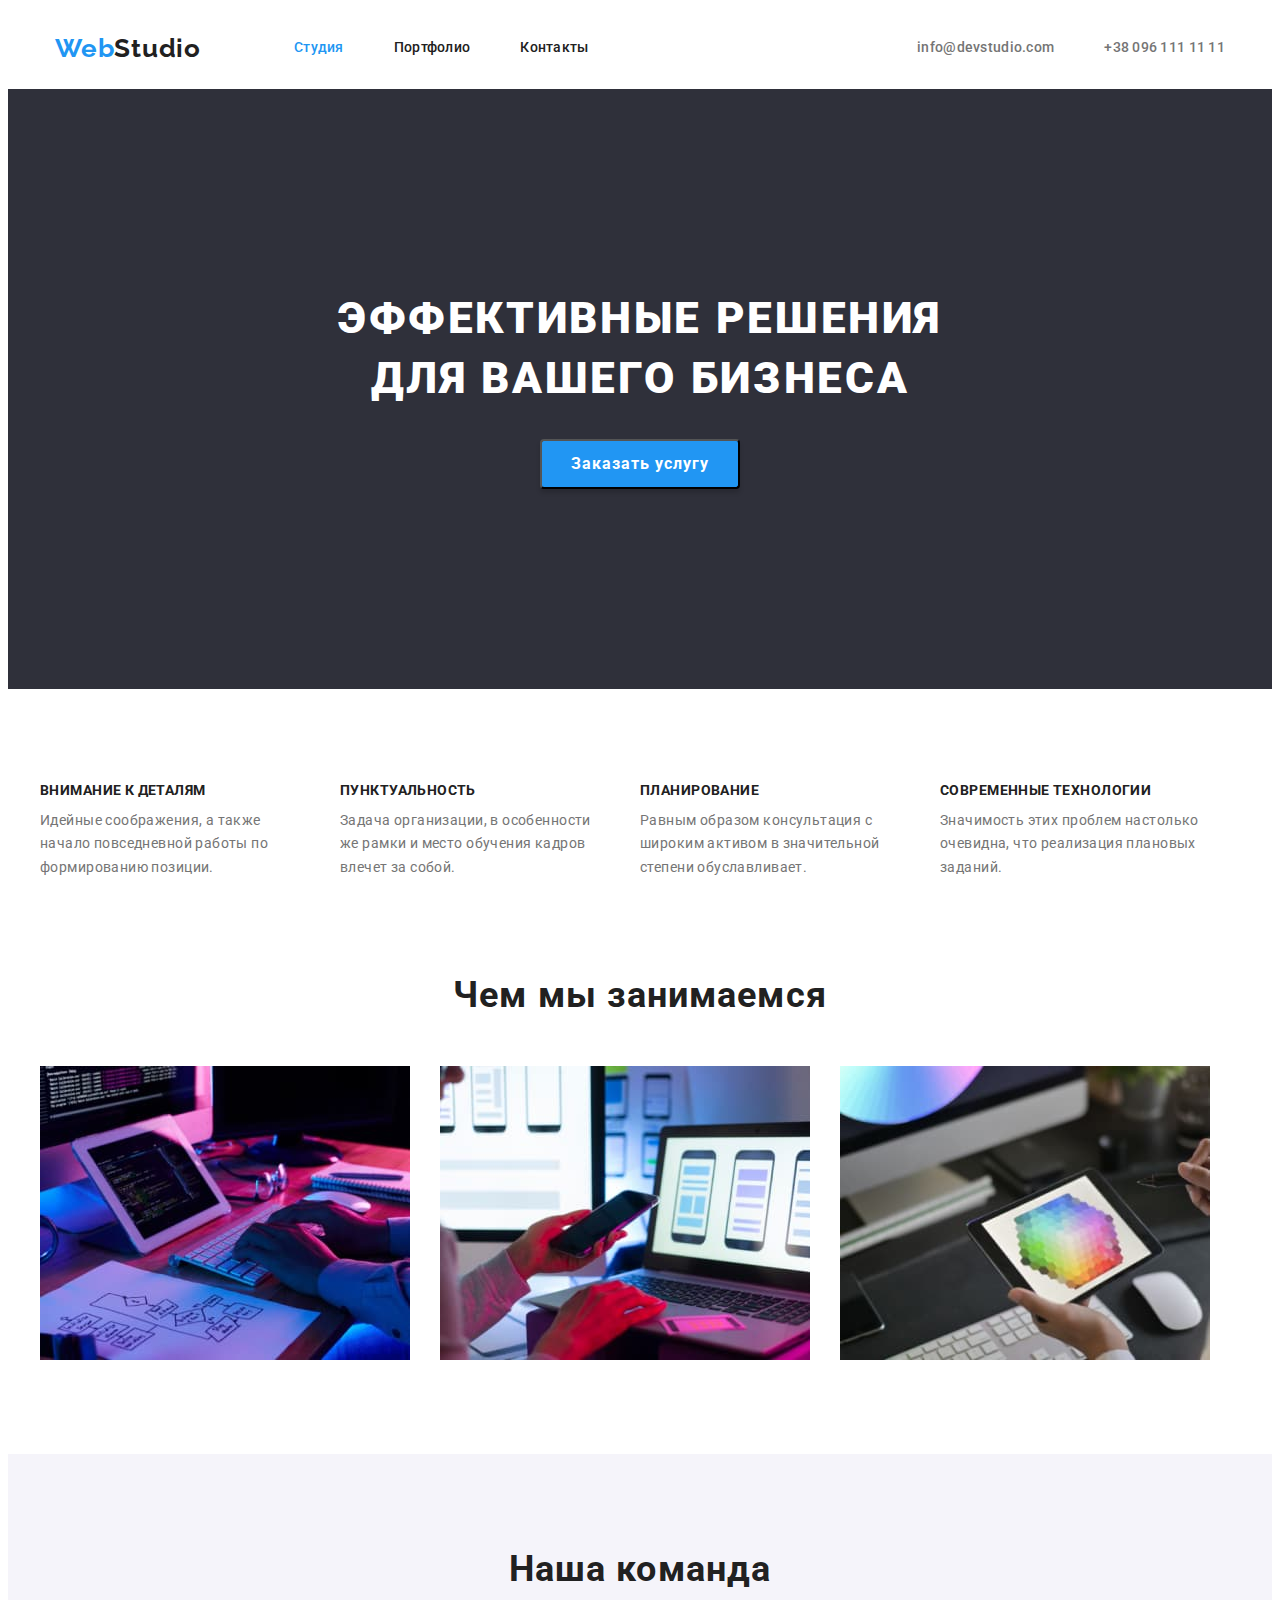
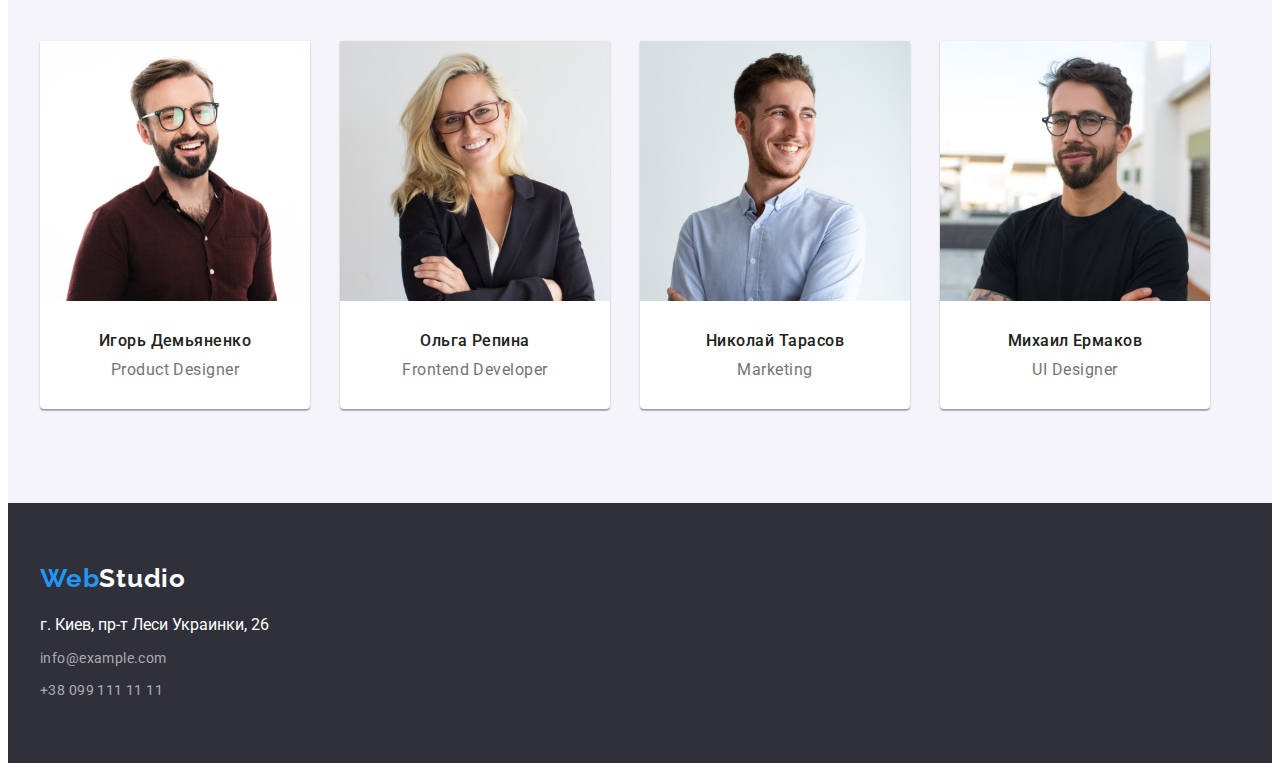
<file: index.html>
<!DOCTYPE html>
<html lang="ru">
<head>
    <meta charset="UTF-8">
    <meta http-equiv="X-UA-Compatible" content="IE=edge">
    <meta name="viewport" content="width=device-width, initial-scale=1.0">
    <link rel="preconnect" href="https://fonts.googleapis.com">
    <link rel="preconnect" href="https://fonts.gstatic.com" crossorigin>
    <link href="https://fonts.googleapis.com/css2?family=Raleway:wght@700&family=Roboto:wght@400;500;700;900&display=swap"
        rel="stylesheet">
    <title>Студия</title>
    <link rel="stylesheet" href="https://cdnjs.cloudflare.com/ajax/libs/modern-normalize/1.1.0/modern-normalize.min.css"
        integrity="sha512-wpPYUAdjBVSE4KJnH1VR1HeZfpl1ub8YT/NKx4PuQ5NmX2tKuGu6U/JRp5y+Y8XG2tV+wKQpNHVUX03MfMFn9Q=="
        crossorigin="anonymous" referrerpolicy="no-referrer" />
    <link rel="stylesheet" href="./css/styles.css" />
</head>
<body>
    <!-- ---Шапка сайта----- -->
    <header class="site">
        <div class="conteiner">
        <nav class="nav-studio"> 
        <a href="" class="logo link"><span class="logo-web">Web</span><span class="logo-studio">Studio</span></a>
        <ul class="site-nav list"> 
            <li class="site-item"><a href="" class="link current">Студия</a></li>
            <li class="site-item"><a href="./portfolio.html" class="link">Портфолио</a></li>
            <li class="site-item"><a href="" class="link">Контакты</a></li>
        </ul>
        </nav>
        <ul class="contacts-nav list">
            <li class="contacts-item"><a href="emailto:info@devstudio.com" class="site-mail link">info@devstudio.com</a></li>
            <li class="contacts-item"><a href="tel:+380961111111" class="site-tel link">+38 096 111 11 11</a></li>
        </ul>
        </div>
        </header>
        <!-- main -->
    <main class="main">
        <section class="main-section">
            <div class="conteiner">
            <h1 class="main-title-text">Эффективные решения для вашего бизнеса</h1>
        <button type="button" class="mane-btn">Заказать услугу</button>
    </div>
    </section>
        <!-- peculiar -->
        <section class="peculiar section">
            <div class="conteiner">
            <ul class="peculiar-list list">
                <li class="peculiar-item link">
                    <h3 class="peculiar-title">внимание к деталям</h3>
                    <p class="peculiar-text">Идейные соображения, а также начало повседневной работы по формированию позиции.</p>
                </li>
                <li class="peculiar-item">
                    <h3 class="peculiar-title">пунктуальность</h3>
                <p class="peculiar-text">Задача организации, в особенности же рамки и место обучения кадров влечет за собой.</p>
            </li>
                <li class="peculiar-item">
                    <h3 class="peculiar-title">планирование</h3>
                <p class="peculiar-text">Равным образом консультация с широким активом в значительной степени обуславливает.</p>
            </li>
                <li class="peculiar-item">
                    <h3 class="peculiar-title">современные технологии</h3>
                <p class="peculiar-text">Значимость этих проблем настолько очевидна, что реализация плановых заданий.</p>
            </li>
            </ul>
            </div>
        </section>
        <!-- activity -->
        <section class="activity">
            <div class="conteiner">
            <h2 class="activity-title">Чем мы занимаемся</h2>
            <ul class="activity-list list">
                <li class="activity-item"><img src="./images/we-doing-1.jpg" alt="фото 1" width="370" class="activity-image"></li>
                <li class="activity-item"><img src="./images/we-doing-2.jpg" alt="фото 2" width="370" class="activity-image"></li>
                <li class="activity-item"><img src="./images/we-doing-3.jpg" alt="фото 3" width="370" class="activity-image"></li>
            </ul>
            </div>
        </section>
        <!-- team -->
        <section class="team section">
            <div class="conteiner">
            <h2 class="team-title">Наша команда</h2>
            <ul class="team-list list">
                <li class="team-item"><img src="./images/comand1.jpg" alt="фото 1" width="270" class="team-image">
                     <div class="team-group">
                         <h3 class="team-second-title">Игорь Демьяненко</h3>
                <p lang="en" class="team-text">Product Designer</p>
            </div>
            </li>
               
                <li class="team-item"><img src="./images/comand2.jpg" alt="фото 2" width="270" class="team-image">
                       <div class="team-group">
                           <h3 class="team-second-title">Ольга Репина</h3>
                <p lang="en" class="team-text">Frontend Developer</p>
            </div>
            </li>
             
                <li class="team-item"><img src="./images/comand3.jpg" alt="фото 3" width="270" class="team-image">
                    <div class="team-group">
                        <h3 class="team-second-title">Николай Тарасов</h3>
                <p lang="en" class="team-text">Marketing</p>
            </div>
            </li>
                
                <li class="team-item"><img src="./images/comand4.jpg" alt="фото 4" width="270" class="team-image">
                    <div class="team-group">
                        <h3 class="team-second-title">Михаил Ермаков</h3>
                <p lang="en" class="team-text">UI Designer</p>
            </div>
            </li>
                
            </ul>
            </div>
        </section>
    </main>
    <!-- footer -->
    <footer class="contacts">
        <div class="conteiner">
        <a href="" class="contacts-link link"><span class="contacts-web">Web</span><span class="contacts-studio">Studio</span></a>
        <address class="contacts-adress">
            <ul class="contacts-list list">
                <li class="contact-item"><a href="https://goo.gl/maps/Rb4ZCrecxtzZJU7x7" target="_blank"
                        rel="noopener noreferrer nofollow" class="contacts-link-adress"></a>г. Киев, пр-т Леси Украинки, 26
                </li>
                <li class="contact-item"><a href="mailto:info@example.com" class="contacts-link-mail link">info@example.com</a></li>
                <li class="contact-item"><a href="tel:+380991111111" class="contacts-link-tel link">+38 099 111 11 11</a></li>
            </ul>
        </address>
        </div>
    </footer>
</body>
</html>
</file>
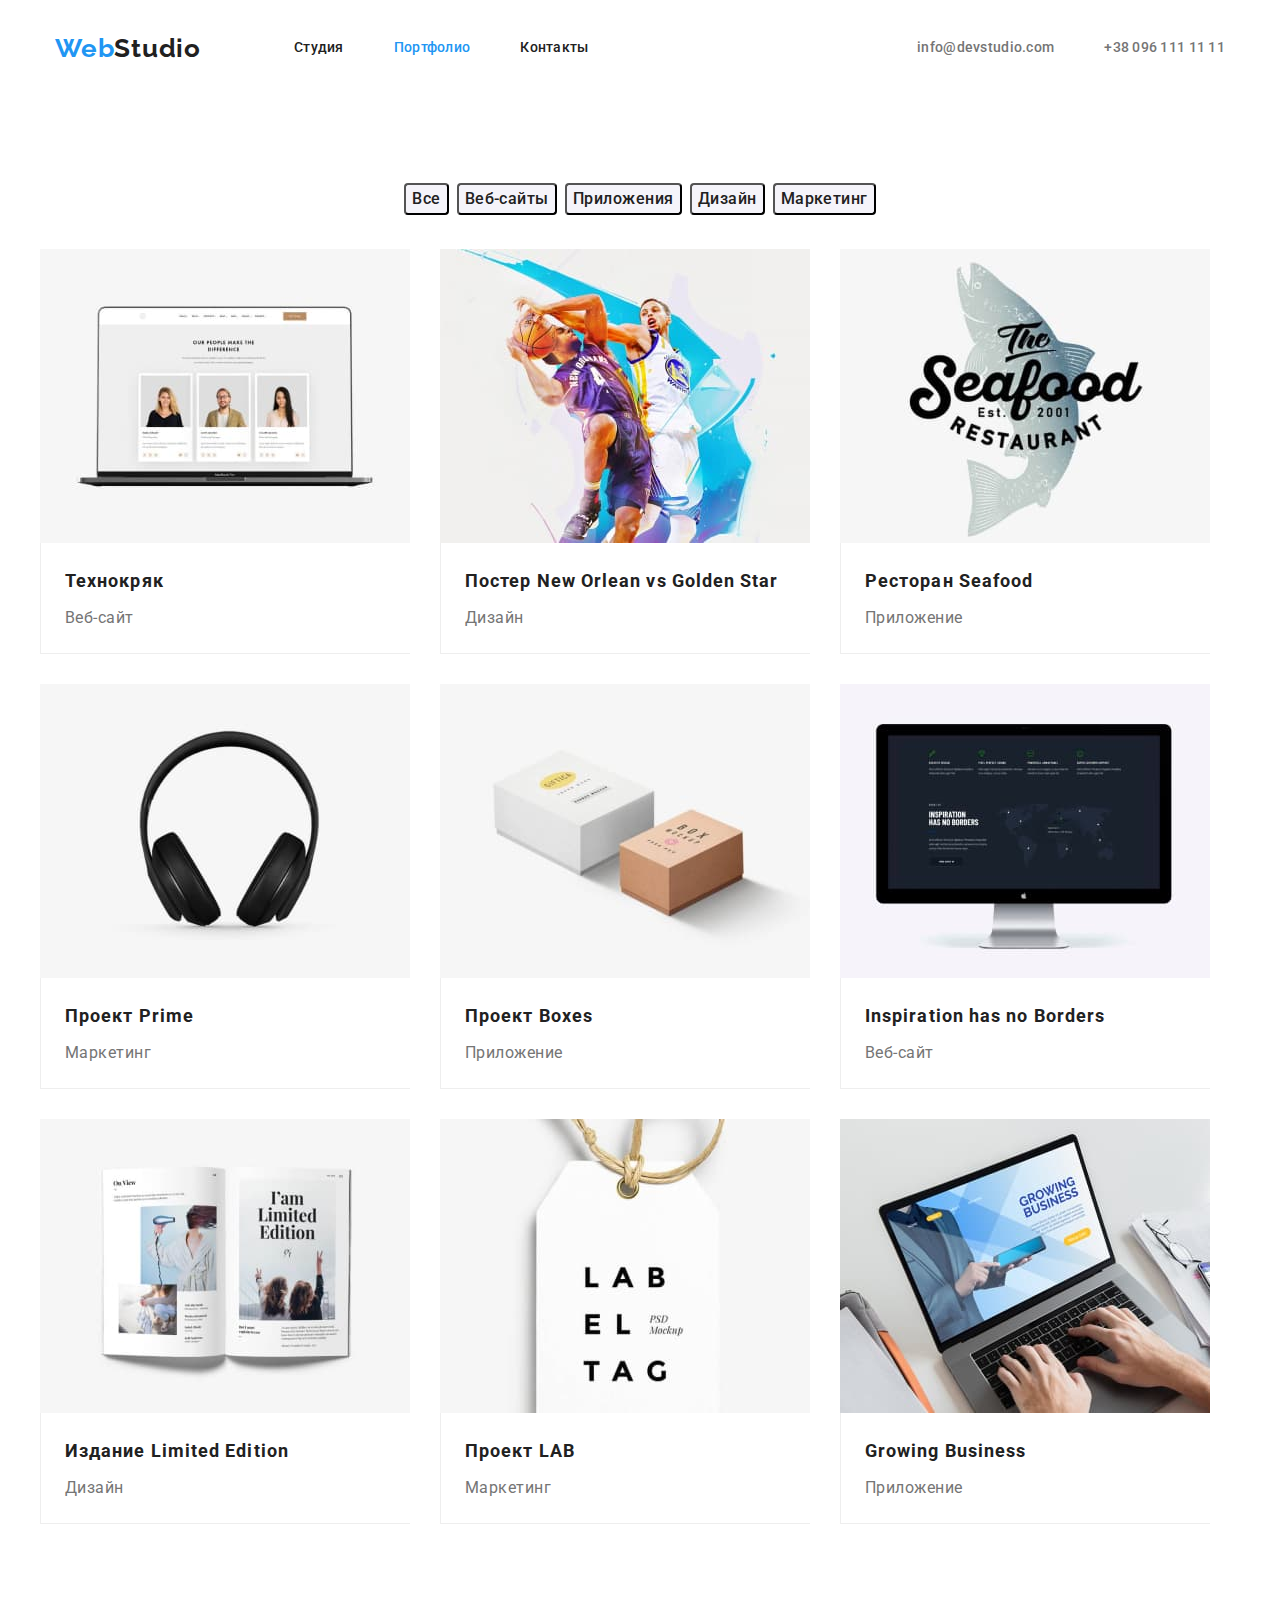
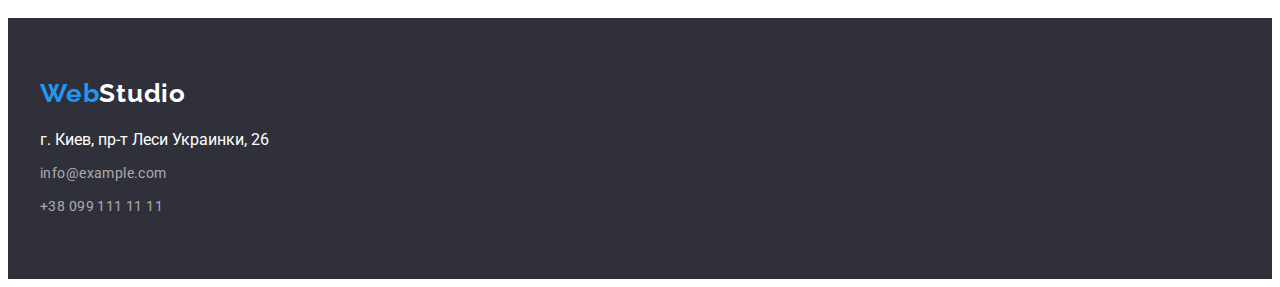
<file: portfolio.html>
<!DOCTYPE html>
<html lang="ru">

<head>
    <meta charset="UTF-8">
    <meta http-equiv="X-UA-Compatible" content="IE=edge">
    <meta name="viewport" content="width=device-width, initial-scale=1.0">
    <link rel="preconnect" href="https://fonts.googleapis.com">
    <link rel="preconnect" href="https://fonts.gstatic.com" crossorigin>
    <link
        href="https://fonts.googleapis.com/css2?family=Raleway:wght@700&family=Roboto:wght@400;500;700;900&display=swap"
        rel="stylesheet">
    <title>Студия</title><link rel="stylesheet" href="https://cdnjs.cloudflare.com/ajax/libs/modern-normalize/1.1.0/modern-normalize.min.css"
    integrity="sha512-wpPYUAdjBVSE4KJnH1VR1HeZfpl1ub8YT/NKx4PuQ5NmX2tKuGu6U/JRp5y+Y8XG2tV+wKQpNHVUX03MfMFn9Q=="
    crossorigin="anonymous" referrerpolicy="no-referrer" />

    <link rel="stylesheet" href="./css/styles.css" />
</head>

<body>
    <!-- ---Шапка сайта----- -->
<header class="site">
    <div class="conteiner">
        <nav class="nav-studio">
            <a href="" class="logo link"><span class="logo-web">Web</span><span class="logo-studio">Studio</span></a>
            <ul class="site-nav list">
                <li class="site-item"><a href="./index.html" class="link ">Студия</a></li>
                <li class="site-item"><a href="./portfolio.html" class="link current">Портфолио</a></li>
                <li class="site-item"><a href="" class="link">Контакты</a></li>
            </ul>
        </nav>
        <ul class="contacts-nav list">
            <li class="contacts-item"><a href="emailto:info@devstudio.com" class="site-mail link">info@devstudio.com</a>
            </li>
            <li class="contacts-item"><a href="tel:+380961111111" class="site-tel link">+38 096 111 11 11</a></li>
        </ul>
    </div>
</header>
    <!-- main -->
    <section class="section">
        <div class="conteiner">
        <ul class="filtr list">
            <li class="filtr-item"><button type="button" class="btn-filtr">Все</button></li>
            <li class="filtr-item"><button type="button" class="btn-filtr">Веб-сайты</button></li>
            <li class="filtr-item"><button type="button" class="btn-filtr">Приложения</button></li>
            <li class="filtr-item"><button type="button" class="btn-filtr">Дизайн</button></li>
            <li class="filtr-item"><button type="button" class="btn-filtr">Маркетинг</button></li>
        </ul>
        <ul class="portfolio-list list">
            <li class="portfolio-item">
                <a href="" class="portfolio-link link">
                    <img src="./images/Portfolio/portfolio-1.jpg" alt="portfolio-1" width="370" class="portfolio-image"> </img>
                        <div class="title-group">
                            <h2 class="portfolio-top">Технокряк </h2>
                        <p class="portfolio-text">Веб-сайт</p>
                   </div>
                </a>
            </li>   
            <li class="portfolio-item">
                <a href="" class="portfolio-link link">
                    <img src="./images/Portfolio/portfolio-2.jpg" alt="portfolio-2" width="370" class="portfolio-image"> </img>
                        <div class="title-group">
                            <h2 class="portfolio-top">Постер New Orlean vs Golden Star</h2>
                        <p class="portfolio-text">Дизайн</p>
                   </div>
                </a>
            </li>
            <li class="portfolio-item">    
                        
           
                <a href="" class="portfolio-link link">
                    <img src="./images/Portfolio/portfolio-3.jpg" alt="portfolio-3" width="370" class="portfolio-image"> </img>
                        <div class="title-group">
                            <h2 class="portfolio-top">Ресторан Seafood</h2>
                        <p class="portfolio-text">Приложение</p>   
                   </div>
                </a>
            </li>
            <li class="portfolio-item">     
                        
          
                <a href="" class="portfolio-link link">
                    <img src="./images/Portfolio/portfolio-4.jpg" alt="portfolio-4" width="370" class="portfolio-image"></img>
                        <div class="title-group">
                            <h2 class="portfolio-top">
                            Проект Prime
                        </h2>
                        <p class="portfolio-text">Маркетинг</p>
                    </div>
                </a>
            </li>
            <li class="portfolio-item">
                <a href="" class="portfolio-link link">
                    <img src="./images/Portfolio/portfolio-5.jpg" alt="portfolio-5" width="370" class="portfolio-image"></img>
                        <div class="title-group">
                            <h2 class="portfolio-top">
                            Проект Boxes
                        </h2>
                        <p class="portfolio-text">Приложение</p>
                    </div>
                </a>
            </li>
            <li class="portfolio-item">
                <a href="" class="portfolio-link link">
                    <img src="./images/Portfolio/portfolio-6.jpg" alt="portfolio-6" width="370" class="portfolio-image"></img>
                       <div class="title-group"> 
                           <h2 class="portfolio-top">
                            Inspiration has no Borders
                        </h2>
                        <p class="portfolio-text">Веб-сайт</p>
                    </div>
                </a>
            </li>
            <li class="portfolio-item">
                <a href="" class="portfolio-link link">
                    <img src="./images/Portfolio/portfolio-7.jpg" alt="portfolio-7" width="370" class="portfolio-image"></img>
                        <div class="title-group">
                            <h2 class="portfolio-top">
                            Издание Limited Edition
                        </h2>
                        <p class="portfolio-text">Дизайн</p>
                    </div>
                </a>
            </li>
            <li class="portfolio-item">
                <a href="" class="portfolio-link link">
                    <img src="./images/Portfolio/portfolio-8.jpg" alt="portfolio-8" width="370" class="portfolio-image"></img>
                        <div class="title-group">
                            <h2 class="portfolio-top">
                        Проект LAB
                        </h2>
                         <p class="portfolio-text">Маркетинг</p>
                    </div>
                </a>
            </li>
            <li class="portfolio-item">
                <a href="" class="portfolio-link link">
                    <img src="./images/Portfolio/portfolio-9.jpg" alt="portfolio-9" width="370" class="portfolio-image"> </img>
                        <div class="title-group">
                            <h2 class="portfolio-top">
                            Growing Business
                        </h2>
                        <p class="portfolio-text">Приложение</p>
                   </div>
                </a>
            </li>
        </ul>
        </div>
    </section>
  
    <!-- footer -->
    <footer class="contacts">
<div class="conteiner">
    <a href="" class="contacts-link link"><span class="contacts-web">Web</span><span
            class="contacts-studio">Studio</span></a>
    <address class="contacts-adress">
        <ul class="contacts-list list">
            <li class="contact-item"><a href="https://goo.gl/maps/Rb4ZCrecxtzZJU7x7" target="_blank"
                    rel="noopener noreferrer nofollow" class="contacts-link-adress"></a>г. Киев, пр-т Леси Украинки, 26
            </li>
            <li class="contact-item"><a href="mailto:info@example.com"
                    class="contacts-link-mail link">info@example.com</a></li>
            <li class="contact-item"><a href="tel:+380991111111" class="contacts-link-tel link">+38 099 111 11 11</a>
            </li>
        </ul>
    </address>
</div>
    </footer>
</body>

</html>
</file>
<file: css/styles.css>
:root {
  --main-text: #757575;
  --text: #212121;
  --accent: #2196f3;
  --white: #ffffff;
  --footer-mail: rgba(255, 255, 255, 0.6);
  --background: #2f303a;
  --background-team: #f5f4fa;
}

body {
  font-family: Roboto, sans-serif;
  color: #FFFFFF;
}

p,
h1,
h2,
h3,
h4,
h5,
h6 {
  margin: 0;
}

ul,
ol {
  padding: 0;
  margin: 0;
}

.section {
  padding-top: 94px;
  padding-bottom: 94px;
}

button {
  cursor: pointer;
}

.link {
  text-decoration: none;
  display: block;
}

.list {
  list-style: none;
}

.conteiner {
  width: 1200px;
  padding-left: 15px;
  padding-right: 15px;
  margin: 0 auto;
}

img {
  display: block;
}
/* -------------SITE------------- */

.site {
  padding-top: 25px;
  padding-bottom: 25px;
 border-bottom: 1px #ECECEC;
}

.nav-studio {
  display: flex;
  align-items: center;
}

.logo {
  font-family: "Raleway";
  font-weight: 700;
  font-size: 26px;
  line-height: 1.19;
  letter-spacing: 0.03em;
  color: var(--accent);
  display: block;
}

.logo-web {
  color: var(--accent);
}

.logo-studio {
  color: var(--text);
}

.site .conteiner {
  display: flex;
  align-items: center;
  box-sizing: border-box;
}


.site-nav  {
  display: flex;
  align-items: center;
  margin-left: 93px;
}



.site-nav .site-item+.site-item {
margin-left: 50px;
}

.contacts-nav {
  display: flex;
  align-items: center;
  margin-left: auto;
}

.site-nav .link {
  font-weight: 500;
  font-size: 14px;
  line-height: 1.14;
  letter-spacing: 0.02em;
  color: var(--text);
  display: block;
}

.link:hover,
.link:focus {
  color: var(--accent);
}

.link.current {
  color: var(--accent);
}

.contacts-nav .contacts-item+.contacts-item {
  margin-left: 50px;
}

.site-mail {
  font-weight: 500;
  font-size: 14px;
  line-height: 1.14;
  letter-spacing: 0.02em;
  color: var(--main-text);
  display: block;
}

.site-mail:hover,
.site-mail:focus {
  color: var(--accent);
}

.site-tel {
  font-weight: 500;
  font-size: 14px;
  line-height: 1.14;
  letter-spacing: 0.02em;
  color: var(--main-text);
  display: block;
}

.telsite {
  margin-left: 50px;
}

.site-tel:hover,
.site-tel:focus {
  color: var(--accent);
}

/* -----------------MAIN------------------- */

.main-section {
  background-color: var(--background);
text-align: center;
padding: 200px 0px 200px 0px;
}


.main-title-text {
  font-weight: 900;
  font-size: 44px;
  line-height: 1.36;
  letter-spacing: 0.06em;
  text-transform: uppercase;
  text-align: center;
  color: var(--white);
  max-width: 696px;
  margin-top: 0;
  margin-left: auto;
  margin-right: auto;
  margin-bottom: 30px;
}

.mane-btn {
  font-family: inherit;
  font-weight: 700;
  font-size: 16px;
  line-height: 1.88;
  display: inline-block;
  align-items: center;
  text-align: center;
  letter-spacing: 0.06em;
  color: var(--white);
  background-color: var(--accent);
  cursor: pointer;
  min-width: 200px;
 height: 50px;
  border-radius: 4px;
  box-shadow: 0px 4px 4px rgba(0, 0, 0, 0.15);
}

.main-btn:hover,
.main-btn:focus {
  color: var(--accent);
}

/* --------------PECULIAR-------------------- */

.peculiar-list {
  display: flex;
}

.peculiar-item {
  width: 270px;
}

.peculiar-item:not(:last-child) {
  margin-right: 30px;
}

.peculiar-title {
  font-weight: 700;
  font-size: 14px;
  line-height: 1.14;
  letter-spacing: 0.03em;
  text-transform: uppercase;
  color: var(--text);
  margin-bottom: 10px;
}

.peculiar-text {
  font-size: 14px;
  line-height: 1.71;
  letter-spacing: 0.03em;
  color: var(--main-text);
}

/* ---------------ACTIVITY------------ */

.activity {
  padding-bottom: 94px;
}

.activity-title {
  font-weight: 700;
  font-size: 36px;
  line-height: 1.17;
  text-align: center;
  letter-spacing: 0.03em;
  color: var(--text);
  margin-bottom: 50px;
}

.activity-list {
  display: flex;
  }

.activity-item:not(:last-child) {
  margin-right: 30px;
}
/* ----------------TEAM------------- */

.team {
  background-color: var(--background-team);
}

.team-title {
  font-weight: 700;
  font-size: 36px;
  line-height: 1.17;
  text-align: center;
  letter-spacing: 0.03em;
  color: var(--text);
  margin-bottom: 50px;
}

.team-list {
  display: flex;
  flex-wrap: wrap;
}

.team-item:not(:last-child) {
  flex-basis: calc(100%/3-30px);
  margin-right: 30px;
  background: #FFFFFF;
  box-shadow: 0px 1px 3px rgba(0, 0, 0, 0.12),
  0px 1px 1px rgba(0, 0, 0, 0.14),
  0px 2px 1px rgba(0, 0, 0, 0.2);
  border-radius: 0px 0px 4px 4px; 
}

.team-item {
  flex-basis: calc(100%/3-30px);
  background: #FFFFFF;
  box-shadow: 0px 1px 3px rgba(0, 0, 0, 0.12),
  0px 1px 1px rgba(0, 0, 0, 0.14),
  0px 2px 1px rgba(0, 0, 0, 0.2);
  border-radius: 0px 0px 4px 4px;
}

.team-group {
  padding-top: 30px;
  padding-bottom: 30px;
}

.team-second-title {
  font-weight: 500;
  font-size: 16px;
  line-height: 1.19;
  text-align: center;
  letter-spacing: 0.03em;
  color: var(--text);
  margin-bottom: 10px;
}

.team-text {
  font-size: 16px;
  line-height: 1.19;
  text-align: center;
  letter-spacing: 0.03em;
  color: var(--main-text);
}

/* -----------FOOTER----------- */

.contacts {
  background-color: var(--background);
  padding-top: 60px;
  padding-bottom: 60px;
}

.contacts-web {
  font-family: "Raleway";
  font-weight: 700;
  font-size: 26px;
  line-height: 1.19;
  letter-spacing: 0.03em;
  color: var(--accent);
}

.contacts-studio {
  font-family: "Raleway";
  font-weight: 700;
  font-size: 26px;
  line-height: 1.19;
  letter-spacing: 0.03em;
  color: var(--white);
}

.contacts-list {
  display: block;
}

.contacts-adress {
  font-style: normal;
}

.contacts-link {
  display: block;
  margin-bottom: 20px;
}

.contacts-list .contact-item+.contact-item {
  margin-top: 9px;
}

.contacts-link-adress {
  font-weight: 400;
  font-size: 14px;
  line-height: 1.71;
  letter-spacing: 0.03em;
  color: #FFFFFF;
}

.contacts-link-mail {
  font-style: normal;
  font-weight: 400;
  font-size: 14px;
  line-height: 1.71;
  letter-spacing: 0.03em;
  color: var(--footer-mail);
}

.contacts-link-tel {
  font-weight: 400;
  font-size: 14px;
  line-height: 1.71;
  letter-spacing: 0.03em;
  color: rgba(255, 255, 255, 0.6);
}
/* ----стили для portfolio.html------ */

.btn-filtr {
  font-family: inherit;
  font-weight: 500;
  font-size: 16px;
  line-height: 1.62;
  text-align: center;
  letter-spacing: 0.03em;
  background-color: #f5f4fa;
  color: var(--text);
  cursor: pointer;
}
/* --------main-portfolio */
.btn-filtr:hover,
.btn-filtr:focus {
  background-color: #2196f3;
  color: var(--white);
}

.filtr {
  margin-bottom: 34px;
  display: flex;
  justify-content: center;
 }

.btn-filtr {
  display: inline-block;
  text-align: center;
  align-items: center;
  background: #F5F4FA;
  border-radius: 4px;
  }

  .filtr-item:not(:last-child) {
    margin-right: 8px;
  }

.title-group {
  padding: 20px 24px;
  border-right-width: 1px solid #EEEEEE;
  border-bottom: 1px solid #EEEEEE;
  border-left: 1px solid #EEEEEE;
}

.portfolio-top {
  font-weight: 700;
  font-size: 18px;
  line-height: 2;
  letter-spacing: 0.06em;
  color: var(--text);
  margin-bottom: 4px;
}

.portfolio-text {
  font-size: 16px;
  line-height: 1.88;
  letter-spacing: 0.03em;
  color: var(--main-text);
}



.portfolio-list {
  display: flex;
  flex-wrap: wrap;
  margin-left: -30px;
  margin-top: -30px;
}

.portfolio-item {
  flex-basis: calc(100%/3-30px);
  margin-left: 30px;
  margin-top: 30px;
  width: 370px;
}

.portfolio-item:nth-child(3n) {
  margin-right: 0;
}

.portfolio-item:nth-last-child(-n+3) {
  margin-bottom: 0;
}
</file>
